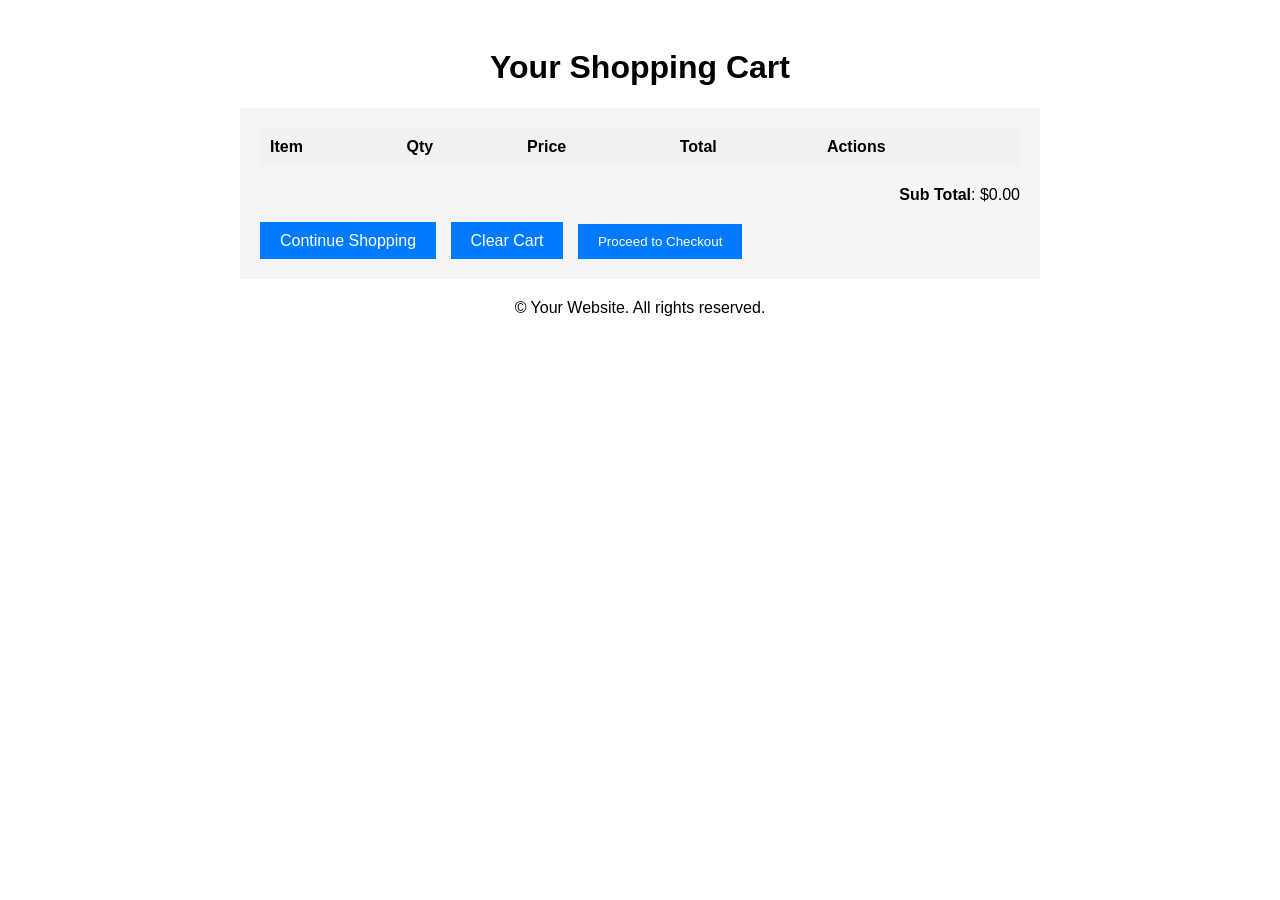
<file: cart.html>
<!DOCTYPE html>
<html>
<head>
    <title>Your Shopping Cart</title>
    <link rel="stylesheet" href="cart.css" media="screen" type="text/css" />
</head>
<body>
    <div id="site">
        <header id="masthead">
            <h1>Your Shopping Cart</h1>
        </header>
        <div id="content">
            <table class="shopping-cart">
                <thead>
                    <tr>
                        <th scope="col">Item</th>
                        <th scope="col">Qty</th>
                        <th scope="col">Price</th>
                        <th scope="col">Total</th>
                        <th scope="col">Actions</th>
                    </tr>
                </thead>
                <tbody id="cart-items"></tbody>
            </table>
            <p id="sub-total">
                <strong>Sub Total</strong>: <span id="stotal"></span>
            </p>
            <ul id="shopping-cart-actions">
                <li><a href="index.html" class="btn">Continue Shopping</a></li>
                <li><a href="#" class="btn" id="clear-cart">Clear Cart</a></li>
                <li><button id="checkout-button" class="btn">Proceed to Checkout</button></li>
            </ul>
        </div>
        <footer id="site-info">
            <p>&copy; Your Website. All rights reserved.</p>
        </footer>
    </div>

    <script src="https://code.jquery.com/jquery-3.6.0.min.js"></script>
    <script src="cart.js"></script>
</body>
</html>
</file>
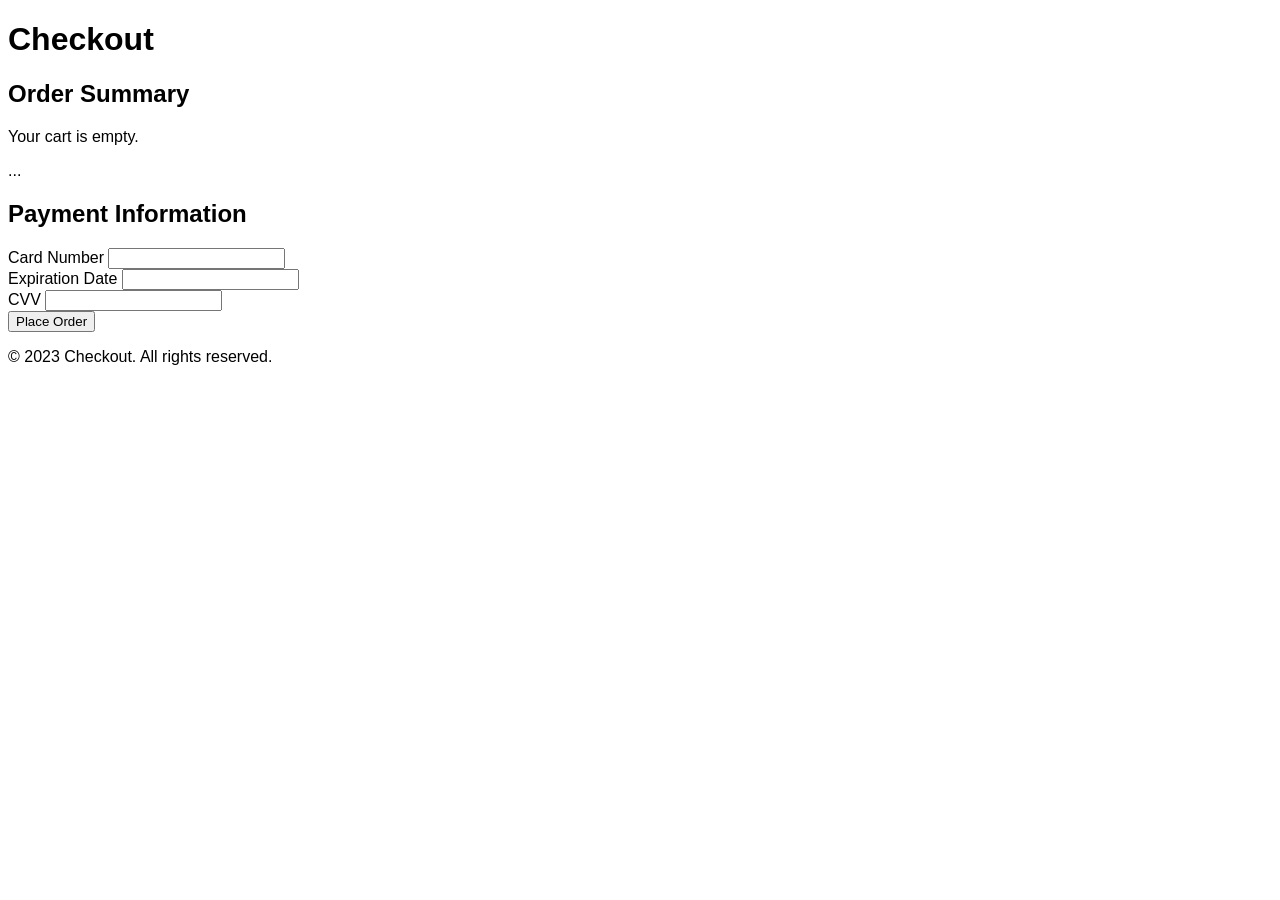
<file: checkout.html>
<!DOCTYPE html>
<html lang="en">
<head>
    <meta charset="UTF-8">
    <meta name="viewport" content="width=device-width, initial-scale=1.0">
    <title>Checkout</title>
    <link rel="stylesheet" href="cart.css" media="screen" type="text/css" />
    <script src="https://code.jquery.com/jquery-3.6.0.min.js"></script>
    <script src="checkout.js"></script>
</head>
<body>
    <header>
        <h1>Checkout</h1>
    </header>
    
    <main>
        <section id="order-summary">
            <h2>Order Summary</h2>
            <div id="checkout-details"></div>
        </section>
        
        ...
<section id="payment-info">
    <h2>Payment Information</h2>
        <form id="payment-form"> 
            <div class="form-group">
                <label for="card-number">Card Number</label>
                <input type="text" id="card-number" name="card-number" required>
            </div>
            <div class="form-group">
                <label for="expiration-date">Expiration Date</label>
                <input type="text" id="expiration-date" name="expiration-date" required>
            </div>
            <div class="form-group">
                <label for="cvv">CVV</label>
                <input type="text" id="cvv" name="cvv" required>
            </div>
                <button type="submit">Place Order</button>
            </form>
        </section>
    </main>
    
    <footer>
        <p>&copy; 2023 Checkout. All rights reserved.</p>
    </footer>
</body>
</html>
</file>
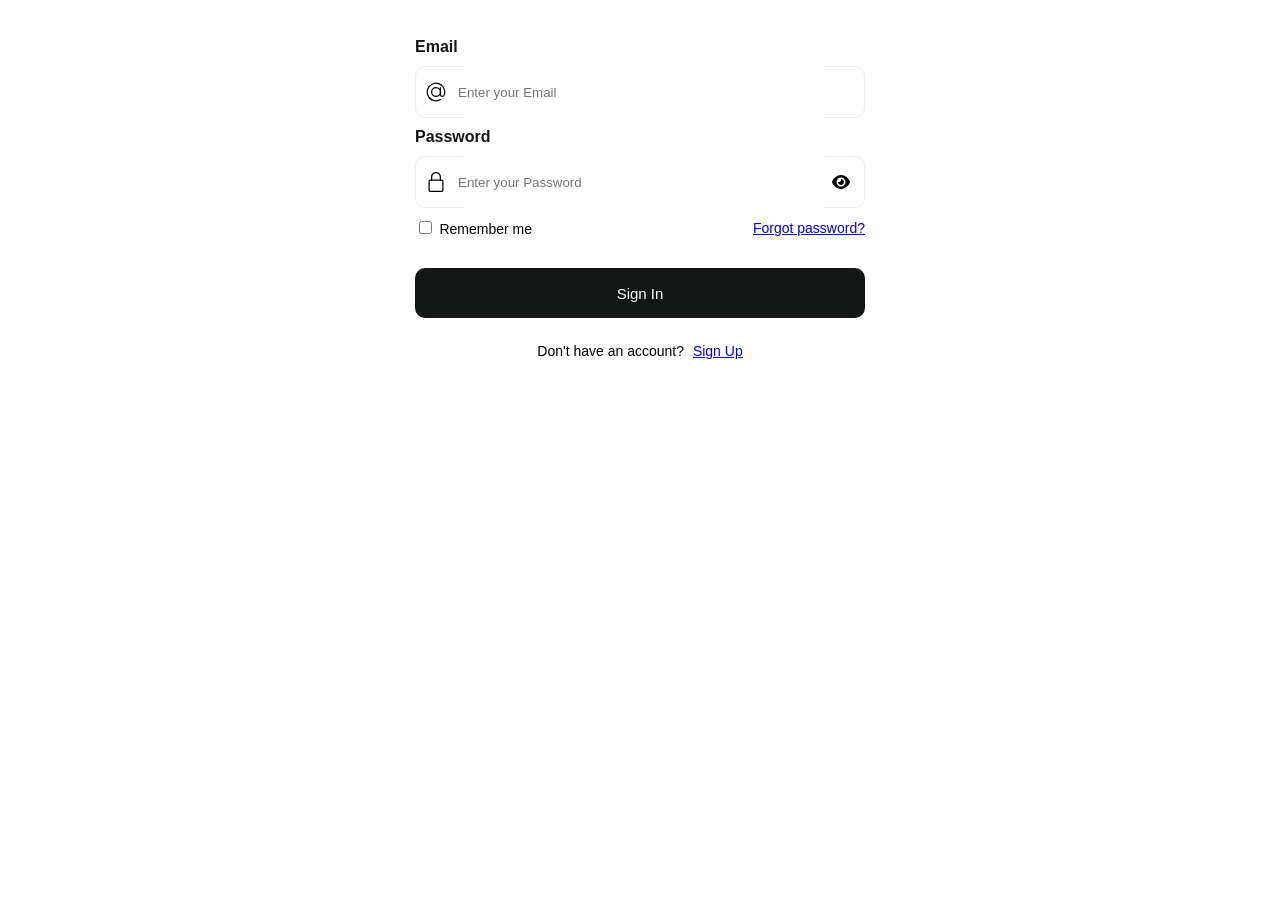
<file: Login.html>
<!DOCTYPE html>
<html lang="en">
<head>
    <meta charset="UTF-8">
    <meta name="viewport" content="width=device-width, initial-scale=1.0">
    <title>Login</title>
    <link rel="stylesheet" href="login.css"> 
</head>
    <body>
        <form class="form" id="loginForm" action="index.html">
            <div class="flex-column">
                <label>Email </label>
            </div>
            <div class="inputForm">
                <svg height="20" viewBox="0 0 32 32" width="20" xmlns="http://www.w3.org/2000/svg">
                    <g id="Layer_3" data-name="Layer 3">
                        <path d="m30.853 13.87a15 15 0 0 0 -29.729 4.082 15.1 15.1 0 0 0 12.876 12.918 15.6 15.6 0 0 0 2.016.13 14.85 14.85 0 0 0 7.715-2.145 1 1 0 1 0 -1.031-1.711 13.007 13.007 0 1 1 5.458-6.529 2.149 2.149 0 0 1 -4.158-.759v-10.856a1 1 0 0 0 -2 0v1.726a8 8 0 1 0 .2 10.325 4.135 4.135 0 0 0 7.83.274 15.2 15.2 0 0 0 .823-7.455zm-14.853 8.13a6 6 0 1 1 6-6 6.006 6.006 0 0 1 -6 6z"></path>
                    </g>
                </svg>
                <input type="text" id="email" class="input" placeholder="Enter your Email">
            </div>

            <div class="flex-column">
                <label>Password </label>
            </div>
            <div class="inputForm">
                <svg height="20" viewBox="-64 0 512 512" width="20" xmlns="http://www.w3.org/2000/svg">
                    <path d="M336 512h-288c-26.453125 0-48-21.523438-48-48v-224c0-26.476562 21.546875-48 48-48h288c26.453125 0 48 21.523438 48 48v224c0 26.476562-21.546875 48-48 48zm-288-288c-8.8125 0-16 7.167969-16 16v224c0 8.832031 7.1875 16 16 16h288c8.8125 0 16-7.167969 16-16v-224c0-8.832031-7.1875-16-16-16zm0 0"></path>
                    <path d="M304 224c-8.832031 0-16-7.167969-16-16v-80c0-52.929688-43.070312-96-96-96s-96 43.070312-96 96v80c0 8.832031-7.167969 16-16 16s-16-7.167969-16-16v-80c0-70.59375 57.40625-128 128-128s128 57.40625 128 128v80c0 8.832031-7.167969 16-16 16zm0 0"></path>
                </svg>
                <input type="password" id="password" class="input" placeholder="Enter your Password">
                <svg viewBox="0 0 576 512" height="1em" xmlns="http://www.w3.org/2000/svg">
                    <path d="M288 32c-80.8 0-145.5 36.8-192.6 80.6C48.6 156 17.3 208 2.5 243.7c-3.3 7.9-3.3 16.7 0 24.6C17.3 304 48.6 356 95.4 399.4C142.5 443.2 207.2 480 288 480s145.5-36.8 192.6-80.6c46.8-43.5 78.1-95.4 93-131.1c3.3-7.9 3.3-16.7 0-24.6c-14.9-35.7-46.2-87.7-93-131.1C433.5 68.8 368.8 32 288 32zM144 256a144 144 0 1 1 288 0 144 144 0 1 1 -288 0zm144-64c0 35.3-28.7 64-64 64c-7.1 0-13.9-1.2-20.3-3.3c-5.5-1.8-11.9 1.6-11.7 7.4c.3 6.9 1.3 13.8 3.2 20.7c13.7 51.2 66.4 81.6 117.6 67.9s81.6-66.4 67.9-117.6c-11.1-41.5-47.8-69.4-88.6-71.1c-5.8-.2-9.2 6.1-7.4 11.7c2.1 6.4 3.3 13.2 3.3 20.3z"></path>
                </svg>
            </div>

            <div class="flex-row">
                <div>
                    <input type="checkbox">
                    <label>Remember me </label>
                </div>
                <span class="span" id="forgotPassword"><a href="#">Forgot password?</a></span>
            </div>
            <button type="submit" class="button-submit">Sign In</button>
            <p class="p">Don't have an account? <span class="span" id="signUp"><a href="#">Sign Up</a></span></p>
        </form>
    </body>
</html>
</file>
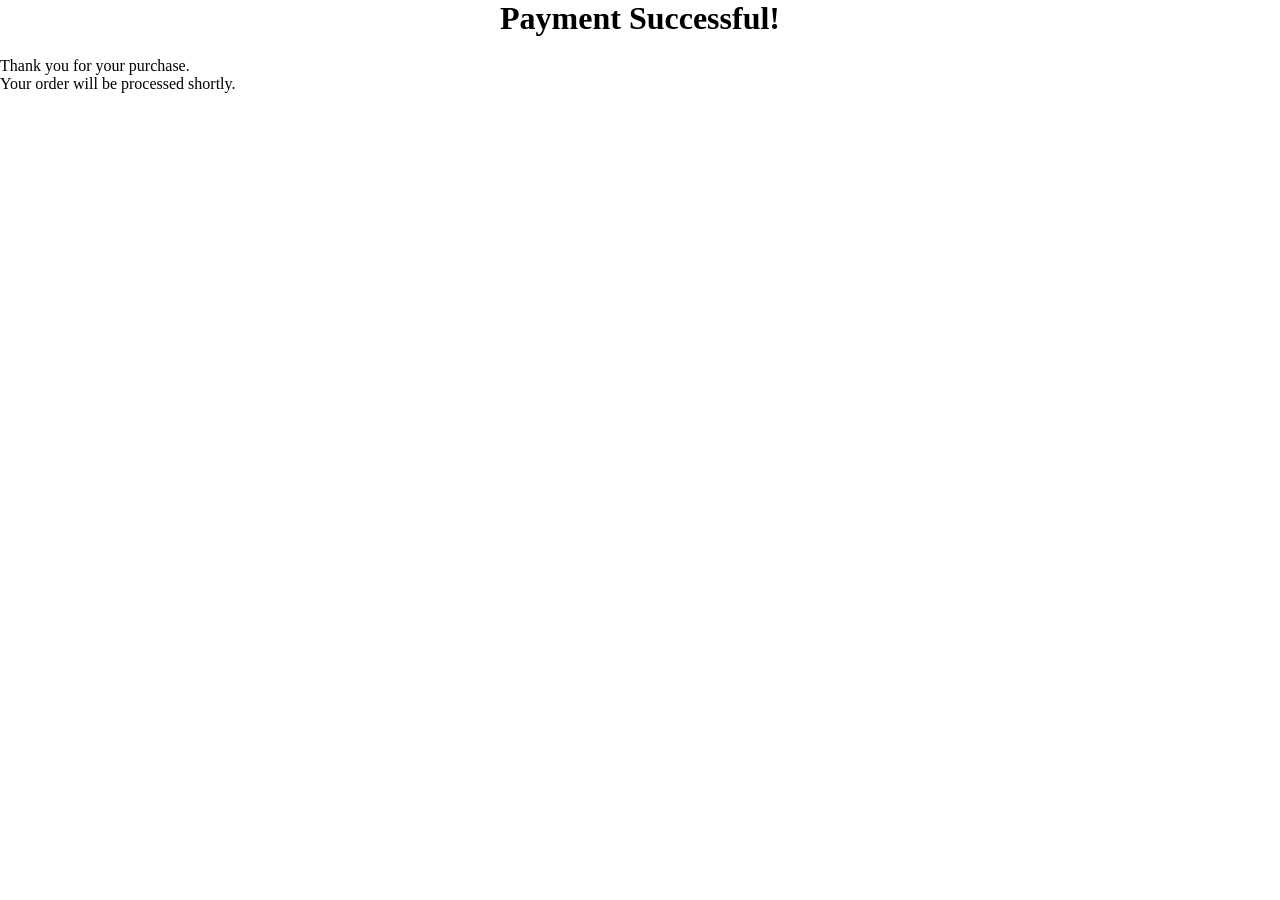
<file: success.html>
<!DOCTYPE html>
<html lang="en">
<head>
    <meta charset="UTF-8">
    <meta name="viewport" content="width=device-width, initial-scale=1.0">
    <title>Payment Success</title>
    <link rel="stylesheet" href="styles.css" media="screen" type="text/css" />
</head>
<body>
    <div class="success-message">
        <h1>Payment Successful!</h1>
        <p>Thank you for your purchase.</p>
        <p>Your order will be processed shortly.</p>
    </div>
</body>
</html>
</file>
<file: cart.css>
/* cart.css */

body {
    font-family: Arial, sans-serif;
  }
  
  #site {
    max-width: 800px;
    margin: 0 auto;
    padding: 20px;
  }
  
  #masthead {
    text-align: center;
    margin-bottom: 20px;
  }
  
  #content {
    background-color: #f5f5f5;
    padding: 20px;
  }
  
  .shopping-cart {
    width: 100%;
    border-collapse: collapse;
    margin-bottom: 20px;
  }
  
  .shopping-cart th,
  .shopping-cart td {
    padding: 10px;
    text-align: left;
  }
  
  .shopping-cart th {
    background-color: #f1f1f1;
  }
  
  .shopping-cart td {
    border-bottom: 1px solid #ccc;
  }
  
  #sub-total {
    text-align: right;
    margin-bottom: 20px;
  }
  
  #shopping-cart-actions {
    list-style-type: none;
    padding: 0;
    margin: 0;
  }
  
  #shopping-cart-actions li {
    display: inline-block;
    margin-right: 10px;
  }
  
  .btn {
    padding: 10px 20px;
    background-color: #007bff;
    color: #fff;
    border: none;
    text-decoration: none;
    cursor: pointer;
  }
  
  .btn-remove {
    background-color: #dc3545;
  }
  
  #site-info {
    text-align: center;
    margin-top: 20px;
  }
  
  /* Responsive Styles */
  @media (max-width: 480px) {
    #site {
      padding: 10px;
    }
    
    #shopping-cart-actions li {
      display: block;
      margin-bottom: 10px;
    }
  }
</file>
<file: login.css>
/* login.css */

.form {
    display: flex;
    flex-direction: column;
    gap: 10px;
    background-color: #ffffff;
    padding: 30px;
    width: 450px;
    border-radius: 20px;
    font-family: -apple-system, BlinkMacSystemFont, 'Segoe UI', Roboto, Oxygen, Ubuntu, Cantarell, 'Open Sans', 'Helvetica Neue', sans-serif;
    margin: 0 auto; /* Center the form horizontally */
  }
  
  ::placeholder {
    font-family: -apple-system, BlinkMacSystemFont, 'Segoe UI', Roboto, Oxygen, Ubuntu, Cantarell, 'Open Sans', 'Helvetica Neue', sans-serif;
  }
  
  .form button {
    align-self: flex-end;
  }
  
  .flex-column > label {
    color: #151717;
    font-weight: 600;
  }
  
  .inputForm {
    border: 1.5px solid #ecedec;
    border-radius: 10px;
    height: 50px;
    display: flex;
    align-items: center;
    padding-left: 10px;
    transition: 0.2s ease-in-out;
  }
  
  .input {
    margin-left: 10px;
    border-radius: 10px;
    border: none;
    width: 85%;
    height: 100%;
  }
  
  .input:focus {
    outline: none;
  }
  
  .inputForm:focus-within {
    border: 1.5px solid #2d79f3;
  }
  
  .flex-row {
    display: flex;
    flex-direction: row;
    align-items: center;
    gap: 10px;
    justify-content: space-between;
  }
  
  .flex-row > div > label {
    font-size: 14px;
    color: black;
    font-weight: 400;
  }
  
  .span {
    font-size: 14px;
    margin-left: 5px;
    color: #2d79f3;
    font-weight: 500;
    cursor: pointer;
  }
  
  .button-submit {
    margin: 20px 0 10px 0;
    background-color: #151717;
    border: none;
    color: white;
    font-size: 15px;
    font-weight: 500;
    border-radius: 10px;
    height: 50px;
    width: 100%;
    cursor: pointer;
  }
  
  .button-submit:hover {
    background-color: #252727;
  }
  
  .p {
    text-align: center;
    color: black;
    font-size: 14px;
    margin: 5px 0;
  }
  
  .btn {
    margin-top: 10px;
    width: 100%;
    height: 50px;
    border-radius: 10px;
    display: flex;
    justify-content: center;
    align-items: center;
    font-weight: 500;
    gap: 10px;
    border: 1px solid #ededef;
    background-color: white;
    cursor: pointer;
    transition: 0.2s ease-in-out;
  }
  
  .btn:hover {
    border: 1px solid #2d79f3;
    ;
  }
</file>
<file: styles.css>
/* Reset some default styles */
body, h1, h2, p, ul {
    margin: 0;
    padding: 0;
}

h1 {
  text-align: center;
  margin-bottom: 20px;
}

/* Style the header */
header {
    background-color: #333;
    color: #fff;
    padding: 20px;
    text-align: center;
}

/* Style the navigation */
nav {
    background-color: #f2f2f2;
    padding: 10px;
}

nav ul {
    list-style-type: none;
    display: flex;
    justify-content: space-between;
}

nav ul li {
    display: inline;
}

nav ul li a {
    text-decoration: none;
    color: #333;
    padding: 5px;
}

/* Hero Section */
.hero {
    background-image: url('Assets/heroesbg.jpg'); 
    background-size: cover;
    height: 100vh;
    display: flex;
    flex-direction: column;
    justify-content: center;
    align-items: center;
    color: white;
    animation: fadeIn 1s ease-in-out forwards;
}

/*Services*/
.heroes {
    padding: 2rem 0;
  }
  
  .card {
    width: 100%;
    border: 1px solid #ccc;
    border-radius: 5px;
    overflow: hidden;
    margin: 10px;
  }
  
  .card-img-top {
    width: 100%;
    height: 200px;
    object-fit: cover;
  }
  
  .card-body {
    padding: 10px;
  }
  
  .card-title {
    font-size: 1.5em;
    margin-bottom: 10px;
  }
  
  .card-text {
    margin-bottom: 20px;
  }

/* Style the main content */
main {
    padding: 20px;
}

section {
    margin-bottom: 20px;
}

h2 {
    color: #333;
    margin-bottom: 10px;
}

/* Style the footer */
footer {
    background-color: #333;
    color: #fff;
    padding: 10px;
    text-align: center;
}

/* Product card */
.card {
    margin-bottom: 20px;
}

/* Team */
#team
{
	padding-top: 50px;
	padding-bottom: 50px;
	
}

#team h1 {
  margin-bottom: 50px; /* Add this line */
}

.profile-pic .img-box
{
	opacity: 1;
	display: block;
	position: relative;
}

.profile-pic .img-box img
{
	filter: grayscale(1);
	
}

.profile-pic .img-box img:hover
{
	filter: grayscale(0);
	cursor: pointer;
	
}

.profile-pic h2
{
	font-size: 22px;
	margin-top:15px;
	color: #000000!important;
	
}

#team .fa
{
	height:25px;
	width: 25px;
	background: #fff;
	padding: 4px;
	border-radius: 50%;
}

.img-box ul
{
	padding: 15px 0;
	position: absolute;
	z-index: 2;
	bottom: 0;
	left: 50%;
	transform: translateX(-50%);
	opacity: 0;
}

.img-box ul li
{
	padding: 5px;
	display: inline-block;
}

.img-box:hover ul
{
	opacity: 1;
	
}

.img-box ul, .img-box ul
{
	transition: 0.5s;
}

.img-responsive
{
	height: 250px;
	width: 200px;
	margin: 0px 50px;
	
	
}

/* Form */

#contact
{
	background: #efefef;
	padding-top: 40px;
	padding-bottom: 40px;

}

.contact-form
{
	padding: 15px;
}

::placeholder
{
	color: #999!important;
}

.follow
{
	background: #fff;
	padding: 10px;
	margin: 15px;
}

.contact-info .fa
{
	margin: 10px;
	color: #949596;
	font-weight: bold;
}
</file>
